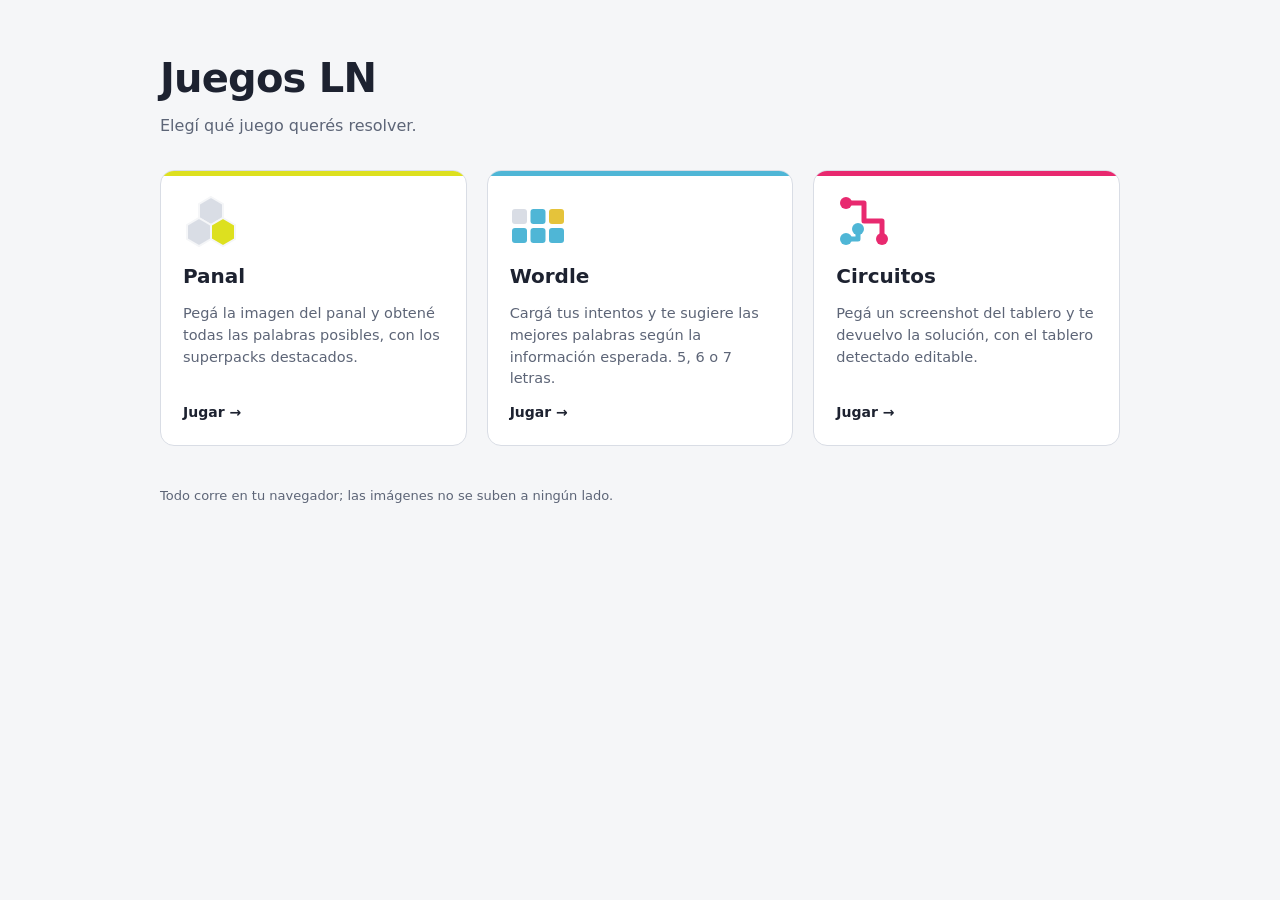
<file: index.html>
<!doctype html>
<html lang="es">
<head>
  <meta charset="utf-8">
  <meta name="viewport" content="width=device-width, initial-scale=1">
  <title>Juegos LN</title>
  <meta name="description" content="Resolvedores para los juegos de La Nación: Panal, Wordle y Circuitos.">
  <style>
    :root {
      --bg: #f5f6f8; --panel: #ffffff; --fg: #1d2230; --muted: #5d6577; --line: #d9dde5;
      --panal: #dde01f; --wordle: #4fb6d6; --circuitos: #e8296f;
    }
    @media (prefers-color-scheme: dark) {
      :root:not([data-theme="light"]) {
        --bg: #14161c; --panel: #1c1f27; --fg: #e8eaf0; --muted: #9aa1b2; --line: #323745; color-scheme: dark;
      }
    }
    :root[data-theme="dark"] {
      --bg: #14161c; --panel: #1c1f27; --fg: #e8eaf0; --muted: #9aa1b2; --line: #323745; color-scheme: dark;
    }
    * { box-sizing: border-box; }
    body {
      margin: 0; min-height: 100vh; background: var(--bg); color: var(--fg);
      font-family: system-ui, -apple-system, "Segoe UI", Roboto, sans-serif; line-height: 1.5;
      padding: 48px 16px;
    }
    .wrap { max-width: 960px; margin: 0 auto; }
    header { margin-bottom: 32px; }
    h1 { margin: 0 0 6px; font-size: clamp(28px, 5vw, 40px); letter-spacing: -.02em; }
    header p { margin: 0; color: var(--muted); }
    .games { display: grid; grid-template-columns: repeat(auto-fit, minmax(min(100%, 260px), 1fr)); gap: 20px; }
    .card {
      display: flex; flex-direction: column; gap: 12px; padding: 22px;
      background: var(--panel); border: 1px solid var(--line); border-radius: 14px;
      color: inherit; text-decoration: none; position: relative; overflow: hidden;
      transition: transform .15s, border-color .15s, box-shadow .15s;
    }
    .card::before { content: ""; position: absolute; inset: 0 0 auto 0; height: 5px; background: var(--c); }
    .card:hover { transform: translateY(-3px); border-color: var(--c); box-shadow: 0 8px 24px rgb(0 0 0 / .08); }
    .card:focus-visible { outline: 3px solid var(--c); outline-offset: 3px; }
    .icon { width: 56px; height: 56px; }
    .card h2 { margin: 0; font-size: 20px; }
    .card p { margin: 0; color: var(--muted); font-size: 14.5px; flex: 1; }
    .go { font-weight: 600; font-size: 14px; }
    .go::after { content: " →"; }
    .panal { --c: var(--panal); }
    .wordle { --c: var(--wordle); }
    .circuitos { --c: var(--circuitos); }
    footer { margin-top: 40px; color: var(--muted); font-size: 13px; }
    @media (prefers-reduced-motion: reduce) { .card { transition: none; } .card:hover { transform: none; } }
  </style>
</head>
<body>
  <div class="wrap">
    <header>
      <h1>Juegos LN</h1>
      <p>Elegí qué juego querés resolver.</p>
    </header>

    <main class="games">
      <a class="card panal" href="panal/index.html">
        <svg class="icon" viewBox="0 0 56 56" aria-hidden="true">
          <g stroke="var(--bg)" stroke-width="2">
            <polygon points="28,4 40,11 40,25 28,32 16,25 16,11" fill="var(--line)"/>
            <polygon points="16,25 28,32 28,46 16,53 4,46 4,32" fill="var(--line)"/>
            <polygon points="40,25 52,32 52,46 40,53 28,46 28,32" fill="var(--panal)"/>
          </g>
        </svg>
        <h2>Panal</h2>
        <p>Pegá la imagen del panal y obtené todas las palabras posibles, con los superpacks destacados.</p>
        <span class="go">Jugar</span>
      </a>

      <a class="card wordle" href="wordle%20solver/index.html">
        <svg class="icon" viewBox="0 0 56 56" aria-hidden="true">
          <rect x="2" y="16" width="15" height="15" rx="3" fill="var(--line)"/>
          <rect x="20.5" y="16" width="15" height="15" rx="3" fill="var(--wordle)"/>
          <rect x="39" y="16" width="15" height="15" rx="3" fill="#e5c33a"/>
          <rect x="2" y="35" width="15" height="15" rx="3" fill="var(--wordle)"/>
          <rect x="20.5" y="35" width="15" height="15" rx="3" fill="var(--wordle)"/>
          <rect x="39" y="35" width="15" height="15" rx="3" fill="var(--wordle)"/>
        </svg>
        <h2>Wordle</h2>
        <p>Cargá tus intentos y te sugiere las mejores palabras según la información esperada. 5, 6 o 7 letras.</p>
        <span class="go">Jugar</span>
      </a>

      <a class="card circuitos" href="circuitos/circuitos.html">
        <svg class="icon" viewBox="0 0 56 56" aria-hidden="true">
          <path d="M10 10 H28 V28 H46 V46" fill="none" stroke="var(--circuitos)" stroke-width="5" stroke-linecap="round" stroke-linejoin="round"/>
          <path d="M10 46 H22 V36" fill="none" stroke="var(--wordle)" stroke-width="5" stroke-linecap="round" stroke-linejoin="round"/>
          <circle cx="10" cy="10" r="6" fill="var(--circuitos)"/><circle cx="46" cy="46" r="6" fill="var(--circuitos)"/>
          <circle cx="10" cy="46" r="6" fill="var(--wordle)"/><circle cx="22" cy="36" r="6" fill="var(--wordle)"/>
        </svg>
        <h2>Circuitos</h2>
        <p>Pegá un screenshot del tablero y te devuelvo la solución, con el tablero detectado editable.</p>
        <span class="go">Jugar</span>
      </a>
    </main>

    <footer>Todo corre en tu navegador; las imágenes no se suben a ningún lado.</footer>
  </div>
</body>
</html>
</file>
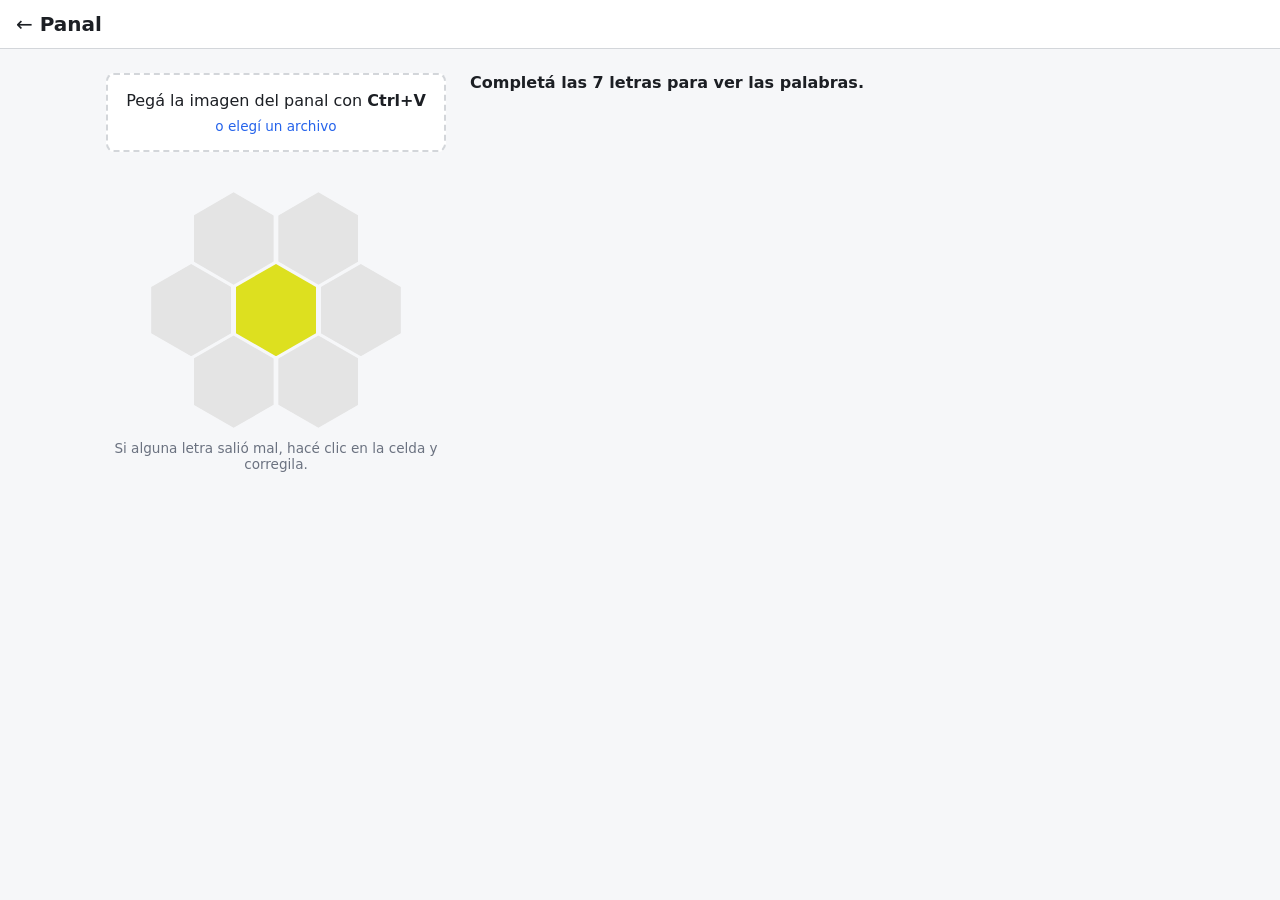
<file: panal/index.html>
<!doctype html>
<html lang="es">
<head>
  <meta charset="utf-8">
  <meta name="viewport" content="width=device-width, initial-scale=1">
  <title>Panal</title>
  <link rel="stylesheet" href="style.css">
</head>
<body>
  <header>
    <h1><a href="../index.html" style="color:inherit;text-decoration:none;font-weight:400" title="Volver a Juegos">←</a> Panal</h1>
  </header>

  <main>
    <section class="play">
      <div class="dropzone" id="dropzone">
        <img id="preview" alt="Imagen pegada" hidden>
        <p>Pegá la imagen del panal con <strong>Ctrl+V</strong></p>
        <label class="file-button">
          <input type="file" id="file" accept="image/*">
          o elegí un archivo
        </label>
      </div>
      <p class="status" id="status" role="status"></p>

      <div class="hive" id="hive">
        <div class="hive-row">
          <input class="hex" data-cell="0" maxlength="2" autocomplete="off" aria-label="Letra arriba a la izquierda">
          <input class="hex" data-cell="1" maxlength="2" autocomplete="off" aria-label="Letra arriba a la derecha">
        </div>
        <div class="hive-row">
          <input class="hex" data-cell="5" maxlength="2" autocomplete="off" aria-label="Letra a la izquierda">
          <input class="hex center" data-cell="c" maxlength="2" autocomplete="off" aria-label="Letra central">
          <input class="hex" data-cell="2" maxlength="2" autocomplete="off" aria-label="Letra a la derecha">
        </div>
        <div class="hive-row">
          <input class="hex" data-cell="4" maxlength="2" autocomplete="off" aria-label="Letra abajo a la izquierda">
          <input class="hex" data-cell="3" maxlength="2" autocomplete="off" aria-label="Letra abajo a la derecha">
        </div>
      </div>
      <p class="hint">Si alguna letra salió mal, hacé clic en la celda y corregila.</p>
    </section>

    <section class="results">
      <p class="count" id="summary"></p>
      <div id="groups"></div>
    </section>
  </main>

  <script src="listado-general.js"></script>
  <script src="app.js"></script>
</body>
</html>
</file>
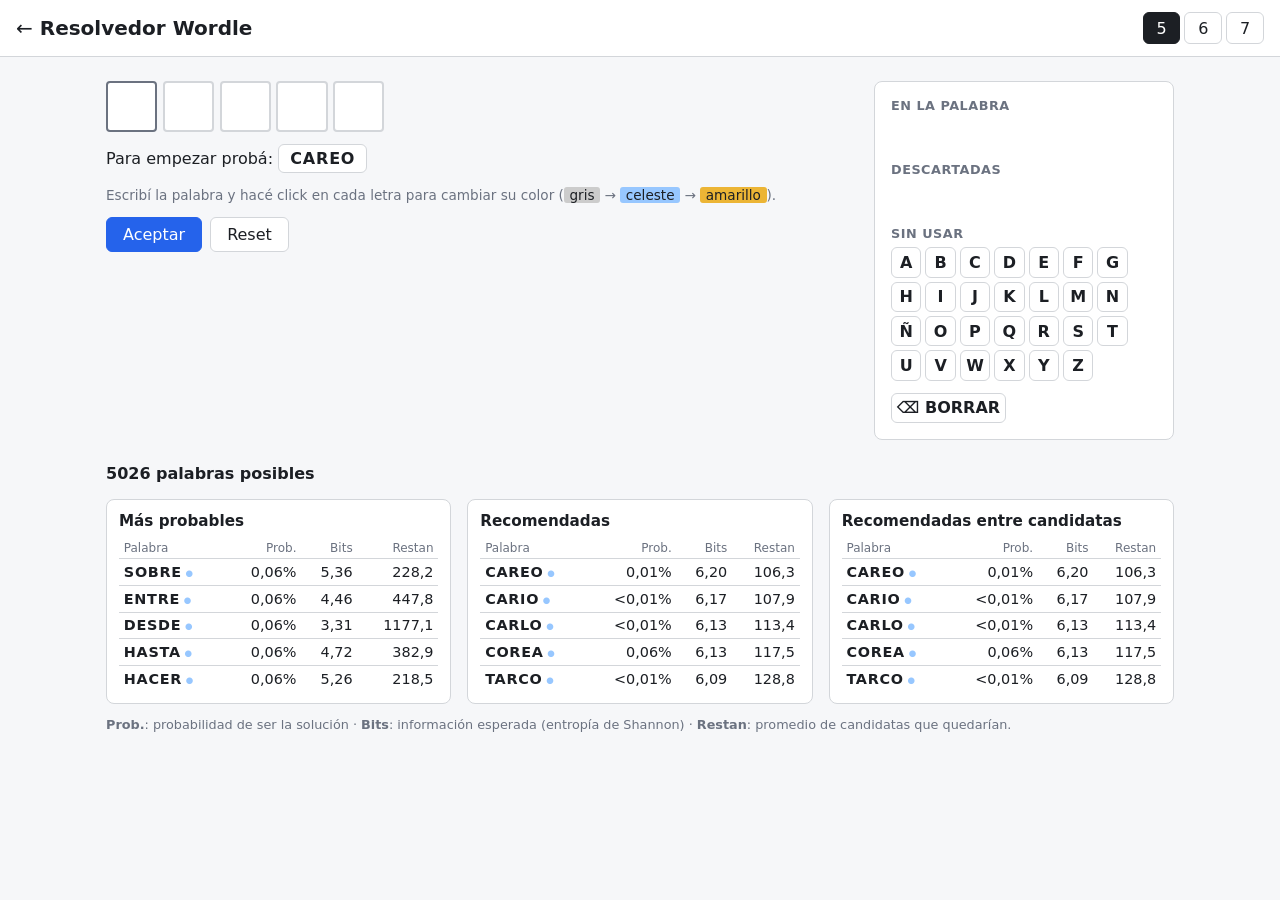
<file: wordle solver/index.html>
<!doctype html>
<html lang="es">
<head>
  <meta charset="utf-8">
  <meta name="viewport" content="width=device-width, initial-scale=1">
  <title>Resolvedor Wordle</title>
  <link rel="stylesheet" href="style.css">
</head>
<body>
  <header>
    <h1><a href="../index.html" style="color:inherit;text-decoration:none;font-weight:400" title="Volver a Juegos">←</a> Resolvedor Wordle</h1>
    <div class="modes" role="radiogroup" aria-label="Cantidad de letras">
      <button data-n="5" class="mode">5</button>
      <button data-n="6" class="mode">6</button>
      <button data-n="7" class="mode">7</button>
    </div>
  </header>

  <main>
    <section class="play">
      <div id="board" class="board"></div>
      <p id="opener" class="opener">Para empezar probá: <button title="Usar esta palabra"></button></p>
      <p class="hint">Escribí la palabra y hacé click en cada letra para cambiar su color
        (<span class="chip s0">gris</span> → <span class="chip s2">celeste</span> → <span class="chip s1">amarillo</span>).</p>
      <div class="actions">
        <button id="accept" class="primary">Aceptar</button>
        <button id="reset">Reset</button>
      </div>
      <p id="status" class="status"></p>
      <input id="mobile-input" class="mobile-input" autocomplete="off" autocapitalize="none" aria-label="Escribir letra">
    </section>

    <aside id="letters" class="letters"></aside>

    <section class="results">
      <p id="count" class="count"></p>
      <div id="progress" class="progress" hidden><div></div></div>
      <div class="tables">
        <div>
          <h2>Más probables</h2>
          <table id="probable"></table>
        </div>
        <div>
          <h2>Recomendadas</h2>
          <table id="best"></table>
        </div>
        <div>
          <h2>Recomendadas entre candidatas</h2>
          <table id="best-candidates"></table>
        </div>
      </div>
      <p class="legend"><b>Prob.</b>: probabilidad de ser la solución ·
        <b>Bits</b>: información esperada (entropía de Shannon) ·
        <b>Restan</b>: promedio de candidatas que quedarían.</p>
    </section>
  </main>

  <script src="words.js"></script>
  <script src="solver.js"></script>
  <script src="app.js"></script>
</body>
</html>
</file>
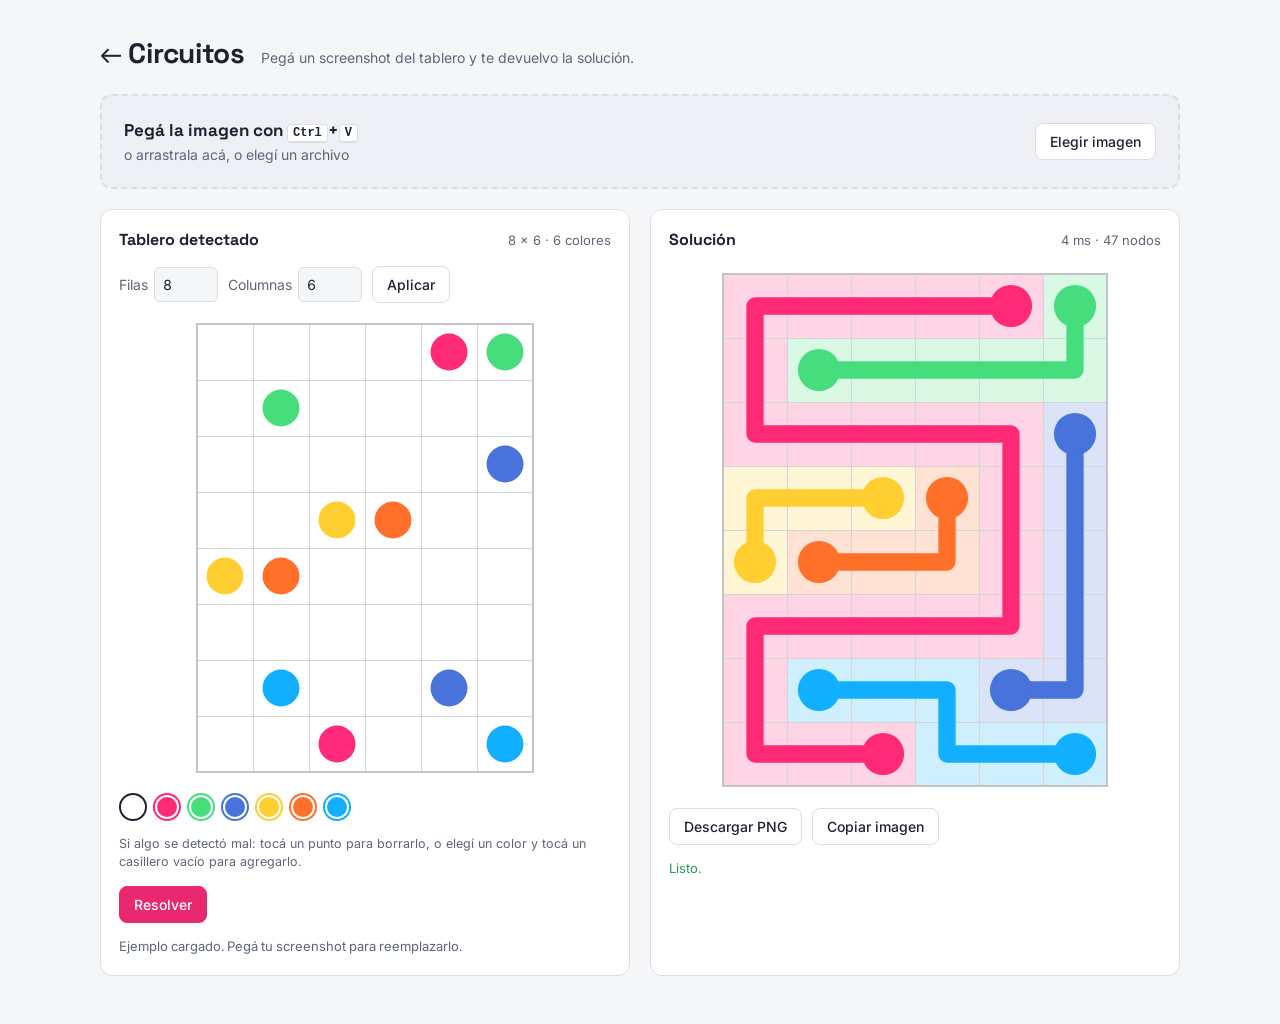
<file: circuitos/circuitos.html>
<!doctype html>
<html lang="es">
<head>
<meta charset="utf-8">
<meta name="viewport" content="width=device-width,initial-scale=1,viewport-fit=cover">
<title>Circuitos</title>
<meta name="claude:viewport-fit-sides" content="cover">
<link rel="stylesheet" href="https://fonts.googleapis.com/css2?family=Inter:wght@400;500;600&family=Space+Grotesk:wght@500;700&display=swap">
<style>
/* Layout: banda de carga arriba, debajo dos paneles (tablero detectado editable | resultado) */
:root{
  --bg:#f5f6f8;--panel:#ffffff;--fg:#1d2230;--muted:#5d6577;--line:#d9dde5;--accent:#e8296f;--accent-fg:#fff;--ok:#1f9d55;--warn:#c2410c;--drop:#eef0f5;
  --f-display:'Space Grotesk',ui-sans-serif,system-ui,sans-serif;--f-body:'Inter',ui-sans-serif,system-ui,-apple-system,'Segoe UI',sans-serif;
}
@media (prefers-color-scheme:dark){:root:not([data-theme="light"]){--bg:#14161c;--panel:#1c1f27;--fg:#e8eaf0;--muted:#9aa1b2;--line:#323745;--accent:#ff4d8d;--accent-fg:#14161c;--ok:#4ade80;--warn:#fb923c;--drop:#232733;color-scheme:dark}}
:root[data-theme="dark"]{--bg:#14161c;--panel:#1c1f27;--fg:#e8eaf0;--muted:#9aa1b2;--line:#323745;--accent:#ff4d8d;--accent-fg:#14161c;--ok:#4ade80;--warn:#fb923c;--drop:#232733;color-scheme:dark}
*{box-sizing:border-box}
body{background:var(--bg);color:var(--fg);font-family:var(--f-body);font-size:14px;line-height:1.5;padding-left:max(16px,env(safe-area-inset-left,0px));padding-right:max(16px,env(safe-area-inset-right,0px));padding-block:24px 40px}
.wrap{max-width:1080px;margin:0 auto;display:grid;gap:20px}
header{display:flex;flex-wrap:wrap;align-items:baseline;gap:8px 16px}
h1{font-family:var(--f-display);font-size:28px;margin:0;letter-spacing:-.01em}
header p{margin:0;color:var(--muted)}
.drop{border:2px dashed var(--line);background:var(--drop);border-radius:12px;padding:22px;display:flex;flex-wrap:wrap;gap:12px 20px;align-items:center;justify-content:space-between;transition:border-color .15s}
.drop.over{border-color:var(--accent)}
.drop strong{font-family:var(--f-display);font-size:17px}
.drop span{color:var(--muted)}
kbd{font-family:ui-monospace,Menlo,Consolas,monospace;font-size:12px;border:1px solid var(--line);border-bottom-width:2px;border-radius:4px;padding:1px 5px;background:var(--panel)}
.grid2{display:grid;grid-template-columns:repeat(auto-fit,minmax(min(100%,420px),1fr));gap:20px}
.panel{background:var(--panel);border:1px solid var(--line);border-radius:12px;padding:18px;display:grid;gap:14px;min-width:0;align-content:start}
.panel h2{font-family:var(--f-display);font-size:16px;margin:0;display:flex;justify-content:space-between;gap:8px;align-items:baseline}
.panel h2 small{font-family:var(--f-body);font-weight:400;color:var(--muted);font-size:13px}
.row{display:flex;flex-wrap:wrap;gap:10px;align-items:center}
label.num{display:flex;align-items:center;gap:6px;color:var(--muted)}
input[type=number]{width:64px;padding:6px 8px;border:1px solid var(--line);border-radius:6px;background:var(--bg);color:var(--fg);font:inherit;font-variant-numeric:tabular-nums}
button,.btn{font:inherit;font-weight:500;border:1px solid var(--line);background:var(--panel);color:var(--fg);border-radius:8px;padding:7px 14px;cursor:pointer}
button:hover,.btn:hover{border-color:var(--muted)}
button.primary{background:var(--accent);border-color:var(--accent);color:var(--accent-fg)}
button:focus-visible,.btn:focus-within{outline:2px solid var(--accent);outline-offset:2px}
button:disabled{opacity:.5;cursor:default}
.canvasbox{display:flex;justify-content:center;overflow-x:auto}
canvas#ed{max-width:100%;cursor:pointer;touch-action:manipulation}
#out{max-width:100%;height:auto;display:block}
.palette{display:flex;flex-wrap:wrap;gap:6px}
.chip{width:28px;height:28px;border-radius:50%;border:2px solid transparent;padding:0;cursor:pointer;box-shadow:inset 0 0 0 2px var(--panel)}
.chip.sel{border-color:var(--fg)}
.chip.erase{background:var(--panel);border:2px dashed var(--muted);position:relative}
.chip.erase.sel{border-style:solid;border-color:var(--fg)}
.status{font-size:13px;color:var(--muted);font-variant-numeric:tabular-nums;min-height:20px}
.status.ok{color:var(--ok)}.status.err{color:var(--warn)}
.hint{font-size:12.5px;color:var(--muted);margin:0}
.empty{color:var(--muted);text-align:center;padding:40px 10px}
@media (prefers-reduced-motion:reduce){*{transition:none!important}}
</style>

</head>
<body>
<div class="wrap">
  <header>
    <h1><a href="../index.html" style="color:inherit;text-decoration:none;font-weight:400" title="Volver a Juegos">←</a> Circuitos</h1>
    <p>Pegá un screenshot del tablero y te devuelvo la solución.</p>
  </header>

  <div class="drop" id="drop">
    <div><strong>Pegá la imagen con <kbd>Ctrl</kbd>+<kbd>V</kbd></strong><br><span>o arrastrala acá, o elegí un archivo</span></div>
    <label class="btn" for="file">Elegir imagen<input id="file" type="file" accept="image/*" hidden></label>
  </div>

  <div class="grid2">
    <section class="panel">
      <h2>Tablero detectado <small id="dims"></small></h2>
      <div class="row">
        <label class="num">Filas <input id="rows" type="number" min="2" max="40"></label>
        <label class="num">Columnas <input id="cols" type="number" min="2" max="40"></label>
        <button id="redetect" type="button">Aplicar</button>
      </div>
      <div class="canvasbox"><canvas id="ed"></canvas></div>
      <div class="palette" id="pal"></div>
      <p class="hint">Si algo se detectó mal: tocá un punto para borrarlo, o elegí un color y tocá un casillero vacío para agregarlo.</p>
      <div class="row"><button class="primary" id="solveBtn" type="button">Resolver</button><button id="stopBtn" type="button" hidden>Detener</button></div>
      <div class="status" id="st1"></div>
    </section>

    <section class="panel">
      <h2>Solución <small id="stats"></small></h2>
      <div class="canvasbox" id="outbox"><div class="empty">La solución aparece acá.</div></div>
      <div class="row">
        <button id="dl" type="button" disabled>Descargar PNG</button>
        <button id="cp" type="button" disabled>Copiar imagen</button>
      </div>
      <div class="status" id="st2"></div>
    </section>
  </div>
</div>

<script>
// ===== Detección de tablero desde imagen =====
function detectBoard(img, force){ // img:{width,height,data}
  const W=img.width,H=img.height,D=img.data;
  const px=(x,y)=>{const i=(y*W+x)*4;return [D[i],D[i+1],D[i+2]]};
  // fondo: color más frecuente (cuantizado)
  const hist=new Map();
  for(let y=0;y<H;y+=2)for(let x=0;x<W;x+=2){const p=px(x,y);const k=(p[0]>>4)<<8|(p[1]>>4)<<4|(p[2]>>4);hist.set(k,(hist.get(k)||0)+1)}
  let bk=0,bv=-1;for(const[k,v]of hist)if(v>bv){bv=v;bk=k}
  const bg=[((bk>>8)&15)*16+8,((bk>>4)&15)*16+8,(bk&15)*16+8];
  const bgL=(bg[0]+bg[1]+bg[2])/3;
  const isLine=(x,y)=>{const p=px(x,y);const mx=Math.max(...p),mn=Math.min(...p);const L=(p[0]+p[1]+p[2])/3;const d=Math.abs(L-bgL);return mx-mn<30&&d>10&&d<140};
  const profile=(axis,a0,a1,b0,b1)=>{const out=[];for(let a=a0;a<a1;a++){let c=0;for(let b=b0;b<b1;b++){if(axis==='x'?isLine(a,b):isLine(b,a))c++}out.push(c/(b1-b0))}return out};
  const chain=(prof,offset)=>{
    const mx=Math.max(...prof);if(mx<0.2)return null;
    const th=Math.max(0.25,mx*0.45);const cs=[];
    for(let i=0;i<prof.length;){if(prof[i]>=th){let j=i;while(j<prof.length&&prof[j]>=th)j++;cs.push(offset+(i+j-1)/2);i=j}else i++}
    if(cs.length<3)return null;
    let best=null;
    for(let i=0;i<cs.length;i++)for(let j=i+1;j<cs.length;j++){
      const s=cs[j]-cs[i];if(s<8)continue;
      const ch=[cs[i]];let last=cs[i];
      for(let k=i+1;k<cs.length;k++){const d=cs[k]-last;if(Math.abs(d-s)<=Math.max(2,s*0.12)){ch.push(cs[k]);last=cs[k]}}
      if(ch.length>=3&&(!best||ch.length>best.length||(ch.length===best.length&&s>best.s)))best={lines:ch,s,length:ch.length};
    }
    return best};
  let cx=chain(profile('x',0,W,0,H),0);
  let x0,x1,y0,y1,cols,rows;
  if(cx){x0=cx.lines[0];x1=cx.lines[cx.lines.length-1]}
  let cy=chain(profile('y',0,H,cx?Math.round(x0):0,cx?Math.round(x1)+1:W),0);
  if(cy){y0=cy.lines[0];y1=cy.lines[cy.lines.length-1];
    const cx2=chain(profile('x',0,W,Math.round(y0),Math.round(y1)+1),0);if(cx2)cx=cx2}
  if(cx){x0=cx.lines[0];x1=cx.lines[cx.lines.length-1];cols=cx.lines.length-1}
  if(cy){rows=cy.lines.length-1}
  if(!cx||!cy){x0=0;x1=W-1;y0=0;y1=H-1}
  if(force&&force.cols)cols=force.cols;
  if(force&&force.rows)rows=force.rows;
  if(!cols||!rows)return {ok:false,msg:'No encontré la cuadrícula. Indicá filas y columnas a mano.',bbox:[x0,y0,x1,y1]};
  const cw=(x1-x0)/cols,chh=(y1-y0)/rows;
  const cells=[];
  for(let r=0;r<rows;r++)for(let c=0;c<cols;c++){
    const mx=x0+(c+0.5)*cw,my=y0+(r+0.5)*chh,rad=Math.min(cw,chh)*0.22;
    let n=0,s=0,R=0,G=0,B=0;
    for(let y=Math.round(my-rad);y<=my+rad;y++)for(let x=Math.round(mx-rad);x<=mx+rad;x++){
      if((x-mx)**2+(y-my)**2>rad*rad||x<0||y<0||x>=W||y>=H)continue;n++;
      const p=px(x,y);if(Math.max(...p)-Math.min(...p)>45||Math.hypot(p[0]-bg[0],p[1]-bg[1],p[2]-bg[2])>40){s++;R+=p[0];G+=p[1];B+=p[2]}}
    cells.push(s>n*0.55?[R/s,G/s,B/s]:null);
  }
  return {ok:true,rows,cols,cells,bbox:[x0,y0,x1,y1]};
}
// emparejar puntos por color (greedy por distancia mínima)
function pairDots(rows,cols,cells){
  const dots=[];cells.forEach((c,i)=>{if(c)dots.push({i,c})});
  if(dots.length%2)return {ok:false,msg:`Hay ${dots.length} puntos: tiene que ser un número par.`};
  const pairs=[];for(let a=0;a<dots.length;a++)for(let b=a+1;b<dots.length;b++){const p=dots[a].c,q=dots[b].c;pairs.push([Math.hypot(p[0]-q[0],p[1]-q[1],p[2]-q[2]),a,b])}
  pairs.sort((x,y)=>x[0]-y[0]);const used=new Set();const colors=[];let worst=0;
  for(const[d,a,b]of pairs){if(used.has(a)||used.has(b))continue;used.add(a);used.add(b);worst=Math.max(worst,d);
    const p=dots[a].c,q=dots[b].c;colors.push({rgb:[0,1,2].map(k=>Math.round((p[k]+q[k])/2)),a:dots[a].i,b:dots[b].i})}
  return {ok:true,colors,worst};
}
// ===== Solver: backtracking con podas (crece desde ambos extremos) =====
function solve(rows,cols,colors,opts={}){
  const N=rows*cols,K=colors.length,limit=opts.limit||8e6,prog=opts.progress;
  const nb=[];for(let i=0;i<N;i++){const r=(i/cols)|0,c=i%cols,a=[];if(r>0)a.push(i-cols);if(r<rows-1)a.push(i+cols);if(c>0)a.push(i-1);if(c<cols-1)a.push(i+1);nb.push(a)}
  const isAdj=(a,b)=>nb[a].includes(b);
  let nodesTotal=0;
  const run=(noTouch,lim)=>{
    const cell=new Int16Array(N).fill(-1),E=[],done=new Uint8Array(K),from=new Int32Array(N).fill(-1);
    colors.forEach((k,j)=>{cell[k.a]=j;cell[k.b]=j;E.push([k.a,k.b])});
    let nodes=0;const comp=new Int32Array(N),stack=new Int32Array(N);
    const ok=()=>{
      comp.fill(-1);let nc=0;
      for(let i=0;i<N;i++)if(cell[i]===-1&&comp[i]<0){let sp=0;stack[sp++]=i;comp[i]=nc;while(sp){const u=stack[--sp];for(const v of nb[u])if(cell[v]===-1&&comp[v]<0){comp[v]=nc;stack[sp++]=v}}nc++}
      const usable=new Uint8Array(nc);
      for(let k=0;k<K;k++){if(done[k])continue;const h=E[k][0],t=E[k][1];
        const adj=isAdj(h,t);let any=false;
        for(const v of nb[h])if(comp[v]>=0)for(const w of nb[t])if(comp[w]===comp[v]){usable[comp[v]]=1;any=true}
        if(!any&&!adj)return false}
      for(let c=0;c<nc;c++)if(!usable[c])return false;
      for(let i=0;i<N;i++){if(cell[i]!==-1)continue;let f=0;
        for(const v of nb[i]){if(cell[v]===-1)f++;else{const k=cell[v];if(!done[k]&&(v===E[k][0]||v===E[k][1]))f++}}
        if(f<2)return false}
      return true};
    const movesOf=(k,s)=>{const h=E[k][s],t=E[k][1-s],m=[];
      if(isAdj(h,t)){m.push(t);if(noTouch)return m}
      for(const n of nb[h]){if(cell[n]!==-1)continue;
        if(noTouch){let bad=false;for(const v of nb[n])if(v!==h&&v!==t&&cell[v]===k){bad=true;break}if(bad)continue}
        m.push(n)}
      return m};
    const dfs=()=>{
      if(++nodes>lim)throw 'limit';
      if(prog&&(nodes&65535)===0)prog(nodesTotal+nodes);
      let bk=-1,bs=0,bm=null;
      outer:for(let k=0;k<K;k++){if(done[k])continue;for(let s=0;s<2;s++){const m=movesOf(k,s);if(m.length===0)return false;if(!bm||m.length<bm.length){bk=k;bs=s;bm=m;if(m.length===1)break outer}}}
      if(bk<0){for(let i=0;i<N;i++)if(cell[i]===-1)return false;return true}
      const k=bk,h=E[k][bs];
      for(const n of bm){
        if(n===E[k][1-bs]){done[k]=1;if(ok()&&dfs())return true;done[k]=0;continue}
        cell[n]=k;E[k][bs]=n;from[n]=h;
        if(ok()&&dfs())return true;
        cell[n]=-1;E[k][bs]=h;from[n]=-1}
      return false};
    let res;try{res=ok()&&dfs()}catch(e){if(e==='limit'){nodesTotal+=nodes;return {ok:false,limit:true}}throw e}
    nodesTotal+=nodes;
    if(!res)return {ok:false};
    const chain=u=>{const p=[u];while(from[u]>=0){u=from[u];p.push(u)}return p};
    const paths=E.map(([e0,e1])=>chain(e0).reverse().concat(chain(e1)));
    return {ok:true,paths}};
  const t0=Date.now();
  let r=run(true,limit*0.5);
  if(!r.ok)r=run(false,limit);
  r.nodes=nodesTotal;r.ms=Date.now()-t0;return r;
}

</script>
<script>
const $=id=>document.getElementById(id);
let B=null; // {rows,cols,cells:[rgb|null], img}
let selColor=null, worker=null, lastImg=null, outCanvas=null;
const hex=c=>'#'+c.map(v=>Math.round(v).toString(16).padStart(2,'0')).join('');
const st=(el,msg,cls)=>{el.textContent=msg;el.className='status'+(cls?' '+cls:'')};

// ---------- carga de imagen ----------
function loadImage(blob){
  const url=URL.createObjectURL(blob);const im=new Image();
  im.onload=()=>{const c=document.createElement('canvas');c.width=im.naturalWidth;c.height=im.naturalHeight;
    const x=c.getContext('2d',{willReadFrequently:true});x.drawImage(im,0,0);lastImg=x.getImageData(0,0,c.width,c.height);URL.revokeObjectURL(url);runDetect()};
  im.onerror=()=>st($('st1'),'No pude leer esa imagen.','err');
  im.src=url}
function runDetect(force){
  const d=detectBoard(lastImg,force);
  if(!d.ok){st($('st1'),d.msg,'err');if(d.bbox&&force)return;B=null;drawEditor();return}
  B={rows:d.rows,cols:d.cols,cells:d.cells};$('rows').value=d.rows;$('cols').value=d.cols;
  afterBoardChange(true)}
document.addEventListener('paste',e=>{const it=[...(e.clipboardData||{}).items||[]].find(i=>i.type.startsWith('image/'));if(it){e.preventDefault();loadImage(it.getAsFile())}});
$('file').addEventListener('change',e=>{if(e.target.files[0])loadImage(e.target.files[0]);e.target.value=''});
const drop=$('drop');
['dragenter','dragover'].forEach(t=>drop.addEventListener(t,e=>{e.preventDefault();drop.classList.add('over')}));
['dragleave','drop'].forEach(t=>drop.addEventListener(t,e=>{e.preventDefault();drop.classList.remove('over')}));
drop.addEventListener('drop',e=>{const f=[...e.dataTransfer.files].find(f=>f.type.startsWith('image/'));if(f)loadImage(f)});
$('redetect').addEventListener('click',()=>{const r=+$('rows').value,c=+$('cols').value;if(!(r>=2&&c>=2))return;
  if(lastImg)runDetect({rows:r,cols:c});else if(B){B={rows:r,cols:c,cells:Array(r*c).fill(null)};afterBoardChange(false)}});

// ---------- editor ----------
function palette(){const seen=[];if(B)B.cells.forEach(c=>{if(c&&!seen.some(s=>dist(s,c)<40))seen.push(c)});return seen}
const dist=(p,q)=>Math.hypot(p[0]-q[0],p[1]-q[1],p[2]-q[2]);
function drawPalette(){const pal=$('pal');pal.innerHTML='';const cs=palette();
  if(selColor&&!cs.some(c=>dist(c,selColor)<1))selColor=null;
  const er=document.createElement('button');er.type='button';er.className='chip erase'+(selColor?'':' sel');er.title='Borrar';er.setAttribute('aria-label','Borrar punto');er.onclick=()=>{selColor=null;drawPalette()};pal.appendChild(er);
  cs.forEach(c=>{const b=document.createElement('button');b.type='button';b.className='chip'+(selColor&&dist(c,selColor)<1?' sel':'');b.style.background=hex(c);b.setAttribute('aria-label','Color '+hex(c));b.onclick=()=>{selColor=c;drawPalette()};pal.appendChild(b)})}
function drawEditor(){const cv=$('ed');if(!B){cv.width=cv.height=0;$('dims').textContent='';return}
  const cs=Math.max(22,Math.min(56,Math.floor(440/Math.max(B.cols,B.rows*0.8))));
  renderBoard(cv,B.rows,B.cols,B.cells,null,cs);$('dims').textContent=B.rows+' × '+B.cols+' · '+B.cells.filter(Boolean).length/2+' colores';drawPalette()}
$('ed').addEventListener('click',e=>{if(!B)return;const cv=$('ed'),r=cv.getBoundingClientRect();const sc=cv.width/r.width;
  const pad=cv._pad,cs=cv._cs;const x=(e.clientX-r.left)*sc-pad,y=(e.clientY-r.top)*sc-pad;const c=Math.floor(x/cs),rr=Math.floor(y/cs);
  if(c<0||rr<0||c>=B.cols||rr>=B.rows)return;const i=rr*B.cols+c;
  if(B.cells[i])B.cells[i]=null;else if(selColor)B.cells[i]=selColor.slice();else return;afterBoardChange(false)});
function afterBoardChange(auto){drawEditor();clearOut();
  const p=pairDots(B.rows,B.cols,B.cells);
  if(!p.ok){st($('st1'),p.msg,'err');return}
  if(p.worst>60)st($('st1'),'Revisá los colores: hay puntos que no se parecen mucho a su pareja.','err');else st($('st1'),p.colors.length+' pares detectados.');
  if(auto)startSolve()}

// ---------- render en el estilo del tablero ----------
function renderBoard(cv,rows,cols,cells,sol,cs){
  const pad=Math.round(cs*0.12),w=cols*cs+pad*2,h=rows*cs+pad*2,dpr=sol?1:(window.devicePixelRatio||1);
  cv.width=w*dpr;cv.height=h*dpr;if(!sol){cv.style.width=w+'px'}cv._pad=pad*dpr;cv._cs=cs*dpr;
  const x=cv.getContext('2d');x.setTransform(dpr,0,0,dpr,0,0);
  x.fillStyle='#ffffff';x.fillRect(0,0,w,h);
  const cx=i=>pad+(i%cols+0.5)*cs,cy=i=>pad+(((i/cols)|0)+0.5)*cs;
  if(sol){sol.paths.forEach((p,k)=>{const c=sol.colors[k].rgb;x.fillStyle=`rgba(${c[0]},${c[1]},${c[2]},0.2)`;p.forEach(i=>x.fillRect(pad+(i%cols)*cs,pad+((i/cols)|0)*cs,cs,cs))})}
  x.strokeStyle='#d4d4d4';x.lineWidth=1;x.beginPath();
  for(let c=1;c<cols;c++){const X=Math.round(pad+c*cs)+.5;x.moveTo(X,pad);x.lineTo(X,pad+rows*cs)}
  for(let r=1;r<rows;r++){const Y=Math.round(pad+r*cs)+.5;x.moveTo(pad,Y);x.lineTo(pad+cols*cs,Y)}x.stroke();
  x.strokeStyle='#c4c4c4';x.lineWidth=2;x.strokeRect(pad,pad,cols*cs,rows*cs);
  if(sol){x.lineCap='round';x.lineJoin='round';x.lineWidth=cs*0.27;
    sol.paths.forEach((p,k)=>{x.strokeStyle=hex(sol.colors[k].rgb);x.beginPath();p.forEach((i,j)=>j?x.lineTo(cx(i),cy(i)):x.moveTo(cx(i),cy(i)));x.stroke()})}
  cells.forEach((c,i)=>{if(!c)return;x.fillStyle=hex(c);x.beginPath();x.arc(cx(i),cy(i),cs*0.33,0,Math.PI*2);x.fill()});
}

// ---------- resolver (Web Worker) ----------
function clearOut(){$('outbox').innerHTML='<div class="empty">La solución aparece acá.</div>';$('dl').disabled=$('cp').disabled=true;$('stats').textContent='';st($('st2'),'');outCanvas=null}
function makeWorker(){try{const src=solve.toString()+'\nonmessage=e=>{const d=e.data;const r=solve(d.rows,d.cols,d.colors,{limit:d.limit,progress:n=>postMessage({progress:n})});postMessage({done:r})}';
  return new Worker(URL.createObjectURL(new Blob([src],{type:'text/javascript'})))}catch(e){return null}}
function startSolve(){if(!B)return;const p=pairDots(B.rows,B.cols,B.cells);if(!p.ok){st($('st1'),p.msg,'err');return}
  if(worker)worker.terminate();clearOut();
  const job={rows:B.rows,cols:B.cols,colors:p.colors.map(c=>({a:c.a,b:c.b})),limit:2e7};
  const finish=r=>{$('solveBtn').disabled=false;$('stopBtn').hidden=true;worker=null;
    if(!r.ok){st($('st2'),r.limit?'Se cortó por límite de búsqueda. Revisá que el tablero esté bien detectado.':'No tiene solución con estos puntos. Revisá la detección.','err');$('stats').textContent=fmt(r);return}
    showSolution({paths:r.paths,colors:p.colors});$('stats').textContent=fmt(r);st($('st2'),'Listo.','ok')};
  $('solveBtn').disabled=true;$('stopBtn').hidden=false;st($('st2'),'Resolviendo…');
  worker=makeWorker();
  if(worker){worker.onmessage=e=>{if(e.data.progress)st($('st2'),'Resolviendo… '+e.data.progress.toLocaleString('es-AR')+' nodos');else finish(e.data.done)};
    worker.onerror=()=>{worker=null;setTimeout(()=>finish(solve(job.rows,job.cols,job.colors,{limit:job.limit})),20)};worker.postMessage(job)}
  else setTimeout(()=>finish(solve(job.rows,job.cols,job.colors,{limit:job.limit})),20)}
const fmt=r=>(r.ms<1000?r.ms+' ms':(r.ms/1000).toFixed(1)+' s')+' · '+(r.nodes||0).toLocaleString('es-AR')+' nodos';
$('solveBtn').addEventListener('click',startSolve);
$('stopBtn').addEventListener('click',()=>{if(worker)worker.terminate();worker=null;$('solveBtn').disabled=false;$('stopBtn').hidden=true;st($('st2'),'Detenido.','err')});
function showSolution(sol){const cv=document.createElement('canvas');const cs=Math.max(40,Math.min(64,Math.floor(900/Math.max(B.cols,B.rows))));
  const cells=B.cells.map(c=>c);sol.colors.forEach(c=>{cells[c.a]=c.rgb;cells[c.b]=c.rgb});
  renderBoard(cv,B.rows,B.cols,cells,sol,cs);outCanvas=cv;
  const img=new Image();img.id='out';img.alt='Tablero resuelto';img.src=cv.toDataURL('image/png');$('outbox').innerHTML='';$('outbox').appendChild(img);
  $('dl').disabled=$('cp').disabled=false}
$('dl').addEventListener('click',()=>{if(!outCanvas)return;const a=document.createElement('a');a.href=outCanvas.toDataURL('image/png');a.download='tablero-resuelto.png';document.body.appendChild(a);a.click();a.remove()});
$('cp').addEventListener('click',()=>{if(!outCanvas)return;outCanvas.toBlob(b=>{try{navigator.clipboard.write([new ClipboardItem({'image/png':b})]).then(()=>st($('st2'),'Imagen copiada al portapapeles.','ok'),()=>st($('st2'),'No se pudo copiar. Hacé clic derecho sobre la imagen y elegí "Copiar imagen".','err'))}catch(e){st($('st2'),'No se pudo copiar. Hacé clic derecho sobre la imagen y elegí "Copiar imagen".','err')}})});

// ---------- ejemplo inicial ----------
(function(){const P=[255,42,119],G=[70,222,125],D=[72,115,218],Y=[255,207,50],O=[255,113,42],C=[19,175,255];
  const rows=8,cols=6,cells=Array(48).fill(null);const put=(r,c,col)=>cells[r*cols+c]=col;
  put(0,4,P);put(7,2,P);put(0,5,G);put(1,1,G);put(2,5,D);put(6,4,D);put(3,2,Y);put(4,0,Y);put(3,3,O);put(4,1,O);put(6,1,C);put(7,5,C);
  B={rows,cols,cells};$('rows').value=rows;$('cols').value=cols;afterBoardChange(true);st($('st1'),'Ejemplo cargado. Pegá tu screenshot para reemplazarlo.')})();
</script>

</body>
</html>
</file>
<file: panal/style.css>
:root {
  /* Colores del panal */
  --c-hex: #e4e4e4;
  --c-center: #dde01f;
  --c-on-hex: #000000;

  --bg: #f6f7f9;
  --panel: #ffffff;
  --text: #1c1f24;
  --muted: #6b7280;
  --border: #d3d6da;
  --accent: #2563eb;
  --hex: 5rem;
}

* { box-sizing: border-box; }

[hidden] { display: none !important; }

body {
  margin: 0;
  background: var(--bg);
  color: var(--text);
  font-family: system-ui, -apple-system, "Segoe UI", Roboto, sans-serif;
}

header {
  display: flex;
  align-items: center;
  justify-content: space-between;
  gap: 1rem;
  padding: 0.75rem 1rem;
  border-bottom: 1px solid var(--border);
  background: var(--panel);
}

h1 { margin: 0; font-size: 1.25rem; }
h2 { margin: 0 0 0.5rem; font-size: 0.95rem; }

main {
  display: grid;
  grid-template-columns: minmax(280px, 340px) minmax(0, 1fr);
  gap: 1.5rem;
  align-items: start;
  max-width: 1100px;
  margin: 0 auto;
  padding: 1.5rem 1rem;
}

@media (max-width: 720px) {
  main { grid-template-columns: minmax(0, 1fr); }
  :root { --hex: 4.5rem; }
}

/* Zona de pegado */
.dropzone {
  display: flex;
  flex-direction: column;
  align-items: center;
  gap: 0.5rem;
  padding: 1rem;
  text-align: center;
  background: var(--panel);
  border: 2px dashed var(--border);
  border-radius: 8px;
}
.dropzone.over { border-color: var(--accent); }
.dropzone p { margin: 0; }
.dropzone img { max-width: 100%; max-height: 140px; }
.file-button { color: var(--accent); font-size: 0.85rem; cursor: pointer; }
.file-button:hover { text-decoration: underline; }
.file-button input { position: absolute; width: 1px; height: 1px; opacity: 0; }
.file-button:focus-within { outline: 2px solid var(--accent); outline-offset: 2px; }

.status { min-height: 1.2em; margin: 0.75rem 0; font-size: 0.85rem; font-weight: 600; }
.hint { margin: 0.75rem 0 0; color: var(--muted); font-size: 0.85rem; text-align: center; }

/* Panal */
.hive { display: flex; flex-direction: column; align-items: center; }
.hive-row { display: flex; gap: 0.3rem; }
.hive-row + .hive-row { margin-top: calc(var(--hex) * -0.26); }
.hex {
  width: var(--hex);
  height: calc(var(--hex) * 1.1547);
  padding: 0;
  border: 0;
  font: inherit;
  font-size: calc(var(--hex) * 0.32);
  font-weight: 700;
  text-align: center;
  text-transform: uppercase;
  color: var(--c-on-hex);
  background: var(--c-hex);
  clip-path: polygon(50% 0, 100% 25%, 100% 75%, 50% 100%, 0 75%, 0 25%);
}
.hex.center { background: var(--c-center); }
.hex:focus { outline: none; filter: brightness(0.88); }

/* Resultados */
.count { font-weight: 600; margin-top: 0; }
.word-group {
  margin-bottom: 1rem;
  padding: 0.75rem;
  background: var(--panel);
  border: 1px solid var(--border);
  border-radius: 8px;
}
.word-group.superpack { border: 2px solid var(--c-center); }
.words { display: flex; flex-wrap: wrap; gap: 0.25rem 0.9rem; }
.word { font-size: 0.95rem; }
.superpack .word { font-weight: 700; }
.words:empty::before { content: "No hay superpacks para este panal."; color: var(--muted); font-size: 0.85rem; }
</file>
<file: wordle solver/style.css>
:root {
  /* Colores de las pistas */
  --c-correct: #97c7ff;
  --c-present: #ecb535;
  --c-absent: #cccccc;
  --c-on-hint: #1c1f24;

  --bg: #f6f7f9;
  --panel: #ffffff;
  --text: #1c1f24;
  --muted: #6b7280;
  --border: #d3d6da;
  --accent: #2563eb;
  --tile: 3.2rem;
}

* { box-sizing: border-box; }

body {
  margin: 0;
  background: var(--bg);
  color: var(--text);
  font-family: system-ui, -apple-system, "Segoe UI", Roboto, sans-serif;
}

header {
  display: flex;
  align-items: center;
  justify-content: space-between;
  gap: 1rem;
  padding: 0.75rem 1rem;
  border-bottom: 1px solid var(--border);
  background: var(--panel);
}

h1 { margin: 0; font-size: 1.25rem; }
h2 { margin: 0 0 0.5rem; font-size: 0.95rem; }

button {
  font: inherit;
  border: 1px solid var(--border);
  background: var(--panel);
  color: var(--text);
  border-radius: 6px;
  padding: 0.45rem 1rem;
  cursor: pointer;
}
button:hover { border-color: var(--muted); }
button.primary { background: var(--accent); border-color: var(--accent); color: #fff; }
button:disabled { opacity: 0.5; cursor: default; }

.modes { display: flex; gap: 0.25rem; }
.mode { padding: 0.35rem 0.8rem; }
.mode.active { background: var(--text); color: var(--panel); border-color: var(--text); }

main {
  display: grid;
  grid-template-columns: auto minmax(220px, 300px);
  grid-template-areas: "play letters" "results results";
  gap: 1.5rem;
  max-width: 1100px;
  margin: 0 auto;
  padding: 1.5rem 1rem;
}
.play { grid-area: play; }
.letters { grid-area: letters; }
.results { grid-area: results; }

@media (max-width: 720px) {
  main { grid-template-columns: 1fr; grid-template-areas: "play" "letters" "results"; }
  :root { --tile: 2.6rem; }
}

/* Tablero */
.board { display: flex; flex-direction: column; gap: 0.35rem; }
.row { display: flex; gap: 0.35rem; }
.row.past { opacity: 0.85; }
.tile {
  width: var(--tile);
  height: var(--tile);
  display: grid;
  place-items: center;
  font-size: calc(var(--tile) * 0.5);
  font-weight: 700;
  text-transform: uppercase;
  border: 2px solid var(--border);
  border-radius: 4px;
  background: var(--panel);
  user-select: none;
}
.tile.filled { cursor: pointer; color: var(--c-on-hint); border-color: transparent; }
.tile.cursor { border-color: var(--muted); }
.s0 { background: var(--c-absent); }
.s1 { background: var(--c-present); }
.s2 { background: var(--c-correct); }

.hint { color: var(--muted); font-size: 0.85rem; }
.opener { margin: 0.75rem 0 0; }
.opener[hidden] { display: none; }
.opener button { font-weight: 700; text-transform: uppercase; letter-spacing: 0.05em; padding: 0.25rem 0.7rem; }
.chip { color: var(--c-on-hint); padding: 0 0.35rem; border-radius: 3px; }
.actions { display: flex; gap: 0.5rem; }
.status { min-height: 1.2em; font-weight: 600; }
.mobile-input { position: absolute; opacity: 0; pointer-events: none; width: 1px; height: 1px; }

/* Letras */
.letters { background: var(--panel); border: 1px solid var(--border); border-radius: 8px; padding: 1rem; }
.letters h3 { margin: 0.75rem 0 0.4rem; font-size: 0.8rem; color: var(--muted); text-transform: uppercase; letter-spacing: 0.04em; }
.letters h3:first-child { margin-top: 0; }
.keys { display: flex; flex-wrap: wrap; gap: 0.25rem; min-height: 1.9rem; }
.key {
  min-width: 1.9rem;
  height: 1.9rem;
  padding: 0 0.3rem;
  font-weight: 700;
  text-transform: uppercase;
}
.key.s0, .key.s1, .key.s2 { color: var(--c-on-hint); border-color: transparent; }
.key.backspace { margin-top: 0.75rem; }

/* Resultados */
.count { font-weight: 600; margin-top: 0; }
.progress { height: 4px; background: var(--border); border-radius: 2px; overflow: hidden; margin-bottom: 1rem; }
.progress > div { height: 100%; width: 0; background: var(--accent); }
.tables { display: grid; grid-template-columns: repeat(auto-fit, minmax(240px, 1fr)); gap: 1rem; }
.tables > div { background: var(--panel); border: 1px solid var(--border); border-radius: 8px; padding: 0.75rem; }
table { width: 100%; border-collapse: collapse; font-variant-numeric: tabular-nums; font-size: 0.9rem; }
th { text-align: right; color: var(--muted); font-weight: 500; font-size: 0.75rem; padding: 0.2rem 0.3rem; }
td { text-align: right; padding: 0.3rem; border-top: 1px solid var(--border); }
th:first-child, td:first-child { text-align: left; }
td.word { font-weight: 700; text-transform: uppercase; cursor: pointer; letter-spacing: 0.05em; }
td.word:hover { color: var(--accent); }
td.word.cand::after { content: " ●"; color: var(--c-correct); font-size: 0.6em; vertical-align: middle; }
.empty { color: var(--muted); font-size: 0.85rem; }
.legend { color: var(--muted); font-size: 0.8rem; }
</file>
